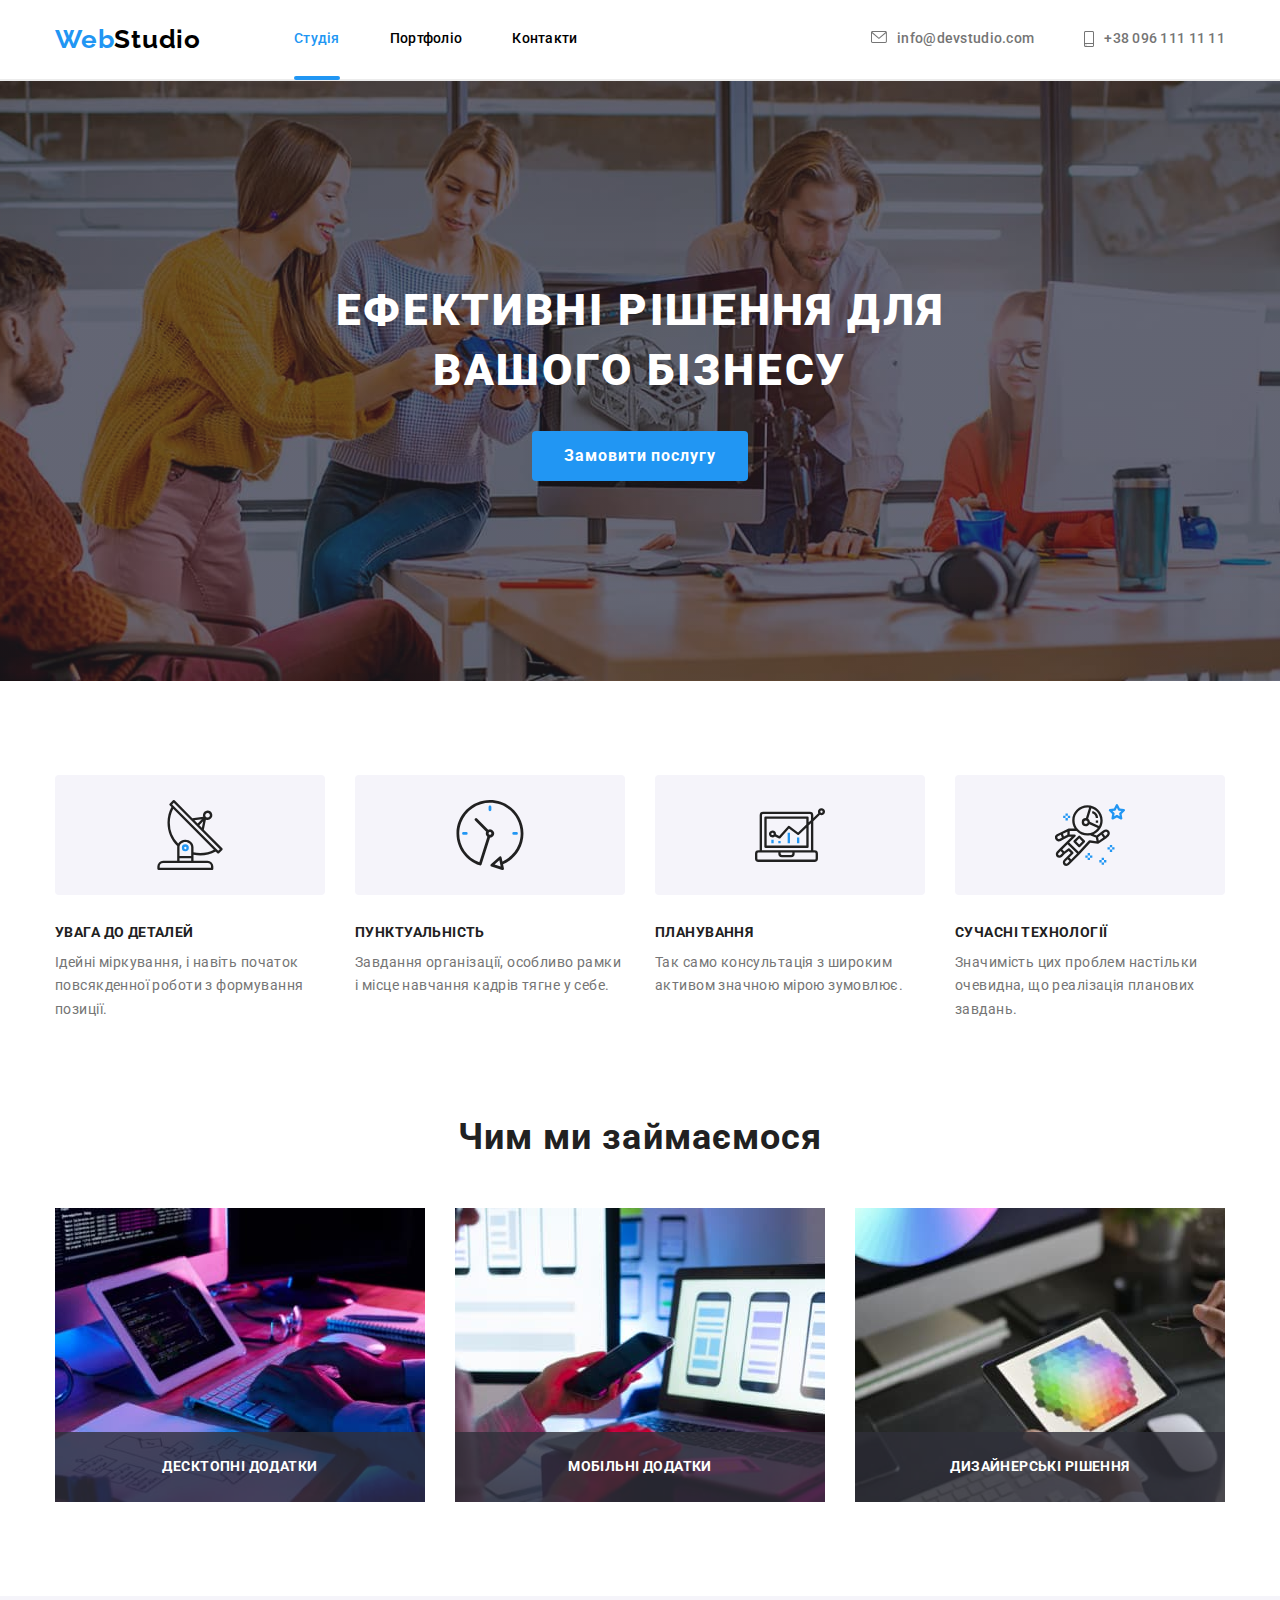
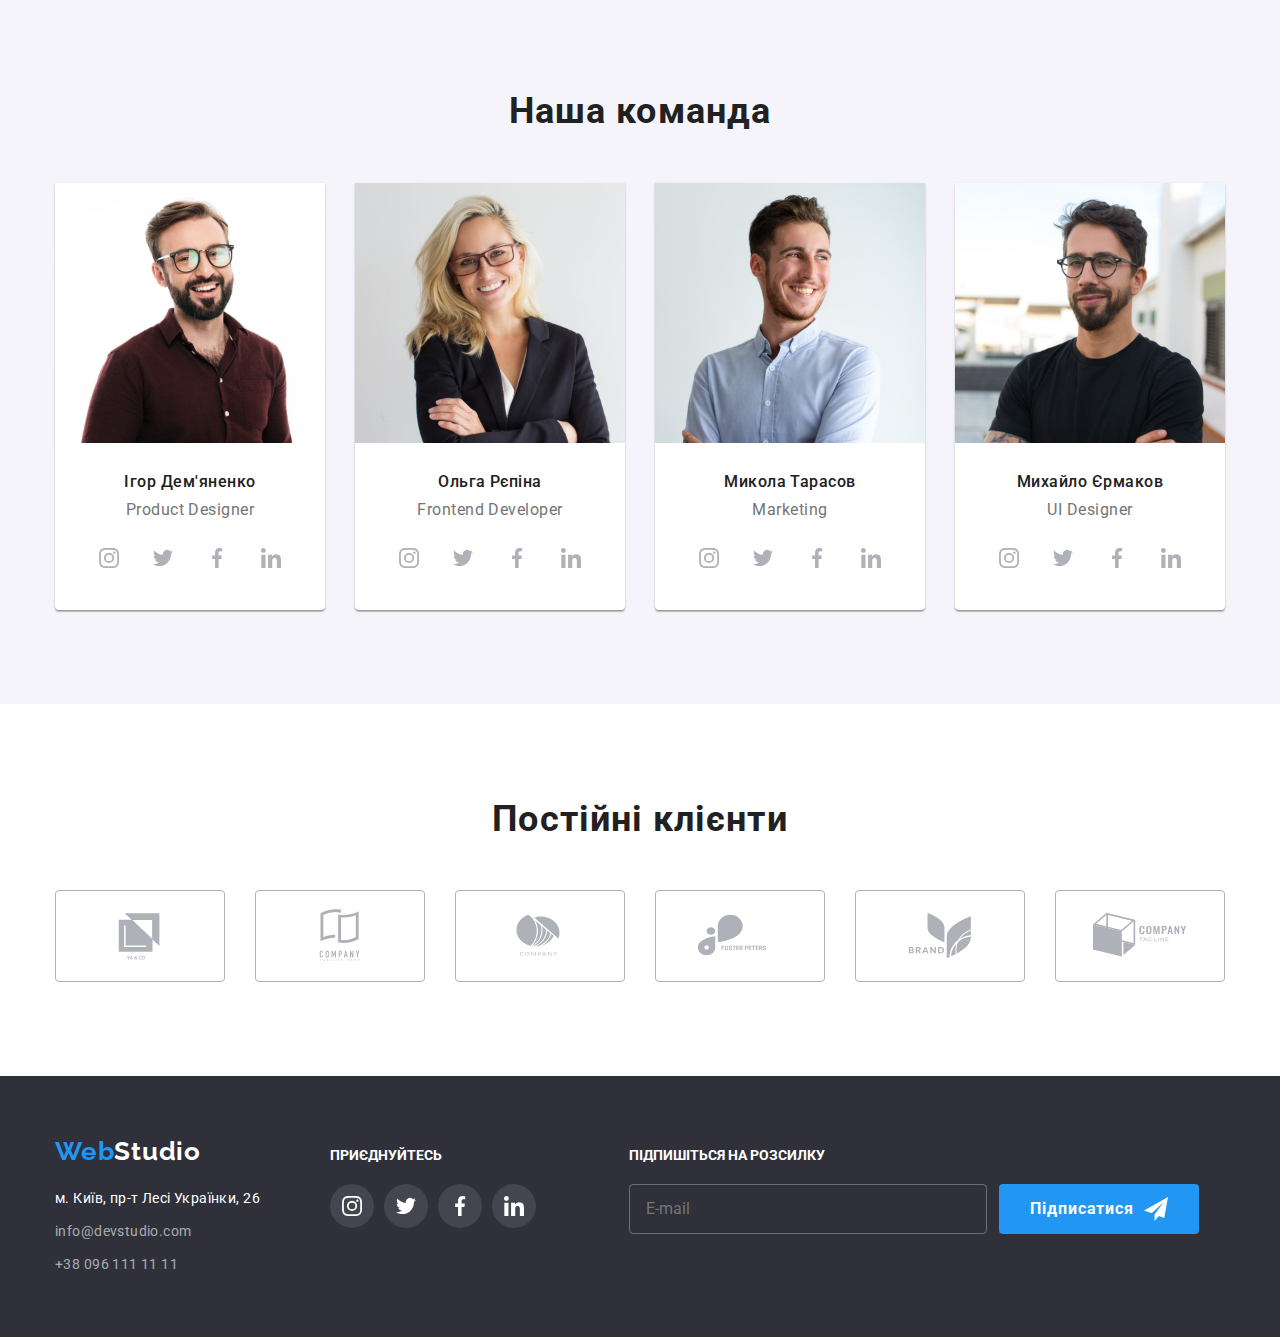
<file: index.html>
<!DOCTYPE html>
<html lang="uk">
  <head>
    <meta charset="UTF-8" />
    <meta http-equiv="X-UA-Compatible" content="IE=edge" />
    <meta name="viewport" content="width=device-width, initial-scale=1.0" />
    <title>WebStudio</title>
    <link
      rel="stylesheet"
      href="https://cdnjs.cloudflare.com/ajax/libs/modern-normalize/1.1.0/modern-normalize.min.css"
    />
    <link rel="stylesheet" href="./css/style.css" />
    <link rel="preconnect" href="https://fonts.googleapis.com" />
    <link rel="preconnect" href="https://fonts.gstatic.com" crossorigin />
    <link
      href="https://fonts.googleapis.com/css2?family=Raleway:wght@700;900&family=Roboto:wght@400;500;700;900&display=swap"
      rel="stylesheet"
    />
  </head>
  <body>
    <!--Шапка-->
    <header class="header">
      <div class="container container-header">
        <nav class="navigation">
          <a class="header-logo logo link" href="./index.html"
            ><span class="logo-blue">Web</span>Studio</a
          >
          <ul class="header-menu-list header-list list">
            <li class="header-item current-page">
              <a class="header-link link" href="./index.html">Студія</a>
            </li>
            <li class="header-item">
              <a class="header-link link" href="./portfolio.html">Портфоліо</a>
            </li>
            <li class="header-item">
              <a class="header-link link" href="#contacts">Контакти</a>
            </li>
          </ul>
        </nav>
        <ul class="header-contact-list header-list list">
          <li class="header-contact-item">
            <a
              class="header-contact-link header-link link"
              href="mailto:info@devstudio.com"
            >
              <svg class="icon-headder" width="16" height="12">
                <use href="./images/icons.svg#icon-headder-envelope"></use></svg
              >info@devstudio.com</a
            >
          </li>
          <li class="header-contact-item">
            <a
              class="header-contact-link header-link link"
              href="tel:+380961111111"
            >
              <svg class="icon-headder" width="10" height="16">
                <use
                  href="./images/icons.svg#icon-headder-smartphone"
                ></use></svg
              >+38 096 111 11 11</a
            >
          </li>
        </ul>
      </div>
    </header>
    <main>
      <!--Секція Основна-->
      <section class="section section-hero">
        <div class="container hero">
          <h1 class="hero-title">Ефективні рішення для вашого бізнесу</h1>
          <button class="hero-button button" data-modal-open type="button">
            Замовити послугу
          </button>
        </div>
      </section>
      <!--Секція Особливості-->
      <section class="section section-features">
        <div class="container features">
          <h2 class="features-title visually-hidden">Особливості</h2>
          <ul class="features-list list">
            <li class="features-item">
              <div class="features-icons">
                <svg
                  class="features-icon icon-features-antenna"
                  width="70"
                  height="70"
                >
                  <use href="./images/icons.svg#icon-features-antenna"></use>
                </svg>
              </div>
              <h3 class="features-item-title">УВАГА ДО ДЕТАЛЕЙ</h3>
              <p class="features-text">
                Ідейні міркування, і навіть початок повсякденної роботи з
                формування позиції.
              </p>
            </li>
            <li class="features-item">
              <div class="features-icons">
                <svg
                  class="features-icon icon-features-clock"
                  width="70"
                  height="70"
                >
                  <use href="./images/icons.svg#icon-features-clock"></use>
                </svg>
              </div>
              <h3 class="features-item-title">ПУНКТУАЛЬНІСТЬ</h3>
              <p class="features-text">
                Завдання організації, особливо рамки і місце навчання кадрів
                тягне у себе.
              </p>
            </li>
            <li class="features-item">
              <div class="features-icons">
                <svg
                  class="features-icon icon-features-diagram"
                  width="70"
                  height="70"
                >
                  <use href="./images/icons.svg#icon-features-diagram"></use>
                </svg>
              </div>
              <h3 class="features-item-title">ПЛАНУВАННЯ</h3>
              <p class="features-text">
                Так само консультація з широким активом значною мірою зумовлює.
              </p>
            </li>
            <li class="features-item">
              <div class="features-icons">
                <svg
                  class="features-icon icon-features-astronaut"
                  width="70"
                  height="70"
                >
                  <use href="./images/icons.svg#icon-features-astronaut"></use>
                </svg>
              </div>
              <h3 class="features-item-title">СУЧАСНІ ТЕХНОЛОГІЇ</h3>
              <p class="features-text">
                Значимість цих проблем настільки очевидна, що реалізація
                планових завдань.
              </p>
            </li>
          </ul>
        </div>
      </section>
      <!--Секція Роботи-->
      <section class="section section-works">
        <div class="container works">
          <h2 class="works-title">Чим ми займаємося</h2>
          <ul class="works-list list">
            <li class="works-item">
              <a class="works-link link" href="">
                <img
                  class="works-image"
                  src="./images/box1.jpg"
                  width="370"
                  alt="Десктопні додатки"
                />
                <p class="works-description">Десктопні додатки</p>
              </a>
            </li>
            <li class="works-item">
              <a class="works-link link" href="">
                <img
                  class="works-image"
                  src="./images/box2.jpg"
                  width="370"
                  alt="UI рішення"
                />
                <p class="works-description">Мобільні додатки</p>
              </a>
            </li>
            <li class="works-item">
              <a href="">
                <img
                  class="works-image"
                  src="./images/box3.jpg"
                  width="370"
                  alt="Дизайнерські послуги"
                />
                <p class="works-description">Дизайнерські рішення</p>
              </a>
            </li>
          </ul>
        </div>
      </section>
      <!--Секція Команда-->
      <section class="section section-team">
        <div class="container team">
          <h2 class="team-title">Наша команда</h2>
          <ul class="team-list list">
            <li class="team-item">
              <div class="team-card">
                <img
                  class="team-image"
                  src="./images/emp1.jpg"
                  width="270"
                  alt="Фото Ігоря Дем'яненко"
                />
                <div class="team-card-description">
                  <h3 class="team-name">Ігор Дем'яненко</h3>
                  <p class="team-position">Product Designer</p>
                  <ul class="soc-link-list list">
                    <li class="soc-link-item">
                      <a class="soc-link-icon-team" href="">
                        <svg class="soc-link-icon" width="20" height="20">
                          <use
                            href="./images/icons.svg#icon-instagram"
                          ></use></svg
                      ></a>
                    </li>
                    <li class="soc-link-item">
                      <a class="soc-link-icon-team" href="">
                        <svg class="soc-link-icon" width="20" height="20">
                          <use
                            href="./images/icons.svg#icon-twitter"
                          ></use></svg
                      ></a>
                    </li>
                    <li class="soc-link-item">
                      <a class="soc-link-icon-team" href="">
                        <svg class="soc-link-icon" width="20" height="20">
                          <use
                            href="./images/icons.svg#icon-facebook"
                          ></use></svg
                      ></a>
                    </li>
                    <li class="soc-link-item">
                      <a class="soc-link-icon-team" href="">
                        <svg class="soc-link-icon" width="20" height="20">
                          <use
                            href="./images/icons.svg#icon-linkedin"
                          ></use></svg
                      ></a>
                    </li>
                  </ul>
                </div>
              </div>
            </li>
            <li class="team-item">
              <div class="team-card">
                <img
                  class="team-image"
                  src="./images/emp2.jpg"
                  width="270"
                  alt="Фото Ольги Рєпіни"
                />
                <div class="team-card-description">
                  <h3 class="team-name">Ольга Рєпіна</h3>
                  <p class="team-position">Frontend Developer</p>
                  <ul class="soc-link-list list">
                    <li class="soc-link-item">
                      <a class="soc-link-icon-team" href="">
                        <svg class="soc-link-icon" width="20" height="20">
                          <use
                            href="./images/icons.svg#icon-instagram"
                          ></use></svg
                      ></a>
                    </li>
                    <li class="soc-link-item">
                      <a class="soc-link-icon-team" href="">
                        <svg class="soc-link-icon" width="20" height="20">
                          <use
                            href="./images/icons.svg#icon-twitter"
                          ></use></svg
                      ></a>
                    </li>
                    <li class="soc-link-item">
                      <a class="soc-link-icon-team" href="">
                        <svg class="soc-link-icon" width="20" height="20">
                          <use
                            href="./images/icons.svg#icon-facebook"
                          ></use></svg
                      ></a>
                    </li>
                    <li class="soc-link-item">
                      <a class="soc-link-icon-team" href="">
                        <svg class="soc-link-icon" width="20" height="20">
                          <use
                            href="./images/icons.svg#icon-linkedin"
                          ></use></svg
                      ></a>
                    </li>
                  </ul>
                </div>
              </div>
            </li>
            <li class="team-item">
              <div class="team-card">
                <img
                  class="team-image"
                  src="./images/emp3.jpg"
                  width="270"
                  alt="Фото Миколи Тарасова"
                />
                <div class="team-card-description">
                  <h3 class="team-name">Микола Тарасов</h3>
                  <p class="team-position">Marketing</p>
                  <ul class="soc-link-list list">
                    <li class="soc-link-item">
                      <a class="soc-link-icon-team" href="">
                        <svg class="soc-link-icon" width="20" height="20">
                          <use
                            href="./images/icons.svg#icon-instagram"
                          ></use></svg
                      ></a>
                    </li>
                    <li class="soc-link-item">
                      <a class="soc-link-icon-team" href="">
                        <svg class="soc-link-icon" width="20" height="20">
                          <use
                            href="./images/icons.svg#icon-twitter"
                          ></use></svg
                      ></a>
                    </li>
                    <li class="soc-link-item">
                      <a class="soc-link-icon-team" href="">
                        <svg class="soc-link-icon" width="20" height="20">
                          <use
                            href="./images/icons.svg#icon-facebook"
                          ></use></svg
                      ></a>
                    </li>
                    <li class="soc-link-item">
                      <a class="soc-link-icon-team" href="">
                        <svg class="soc-link-icon" width="20" height="20">
                          <use
                            href="./images/icons.svg#icon-linkedin"
                          ></use></svg
                      ></a>
                    </li>
                  </ul>
                </div>
              </div>
            </li>
            <li class="team-item">
              <div class="team-card">
                <img
                  class="team-image"
                  src="./images/emp4.jpg"
                  width="270"
                  alt="Фото Михайла Єрмакова"
                />
                <div class="team-card-description">
                  <h3 class="team-name">Михайло Єрмаков</h3>
                  <p class="team-position">UI Designer</p>
                  <ul class="soc-link-list list">
                    <li class="soc-link-item">
                      <a class="soc-link-icon-team" href="">
                        <svg class="soc-link-icon" width="20" height="20">
                          <use
                            href="./images/icons.svg#icon-instagram"
                          ></use></svg
                      ></a>
                    </li>
                    <li class="soc-link-item">
                      <a class="soc-link-icon-team" href="">
                        <svg class="soc-link-icon" width="20" height="20">
                          <use
                            href="./images/icons.svg#icon-twitter"
                          ></use></svg
                      ></a>
                    </li>
                    <li class="soc-link-item">
                      <a class="soc-link-icon-team" href="">
                        <svg class="soc-link-icon" width="20" height="20">
                          <use
                            href="./images/icons.svg#icon-facebook"
                          ></use></svg
                      ></a>
                    </li>
                    <li class="soc-link-item">
                      <a class="soc-link-icon-team" href="">
                        <svg class="soc-link-icon" width="20" height="20">
                          <use
                            href="./images/icons.svg#icon-linkedin"
                          ></use></svg
                      ></a>
                    </li>
                  </ul>
                </div>
              </div>
            </li>
          </ul>
        </div>
      </section>
      <!-- Секція Клієнти -->
      <section class="section-clients section">
        <div class="clients container">
          <h2 class="clients-title">Постійні клієнти</h2>
          <ul class="clients-list list">
            <li class="clients-item">
              <a class="clients-icons" href="">
                <svg class="clients-icon" width="106" height="60">
                  <use href="./images/icons.svg#icon-clients-logo-1"></use></svg
              ></a>
            </li>
            <li class="clients-item">
              <a class="clients-icons" href="">
                <svg class="clients-icon" width="106" height="60">
                  <use href="./images/icons.svg#icon-clients-logo-2"></use></svg
              ></a>
            </li>

            <li class="clients-item">
              <a class="clients-icons" href="">
                <svg class="clients-icon" width="106" height="60">
                  <use href="./images/icons.svg#icon-clients-logo-3"></use></svg
              ></a>
            </li>

            <li class="clients-item">
              <a class="clients-icons" href="">
                <svg class="clients-icon" width="106" height="60">
                  <use href="./images/icons.svg#icon-clients-logo-4"></use></svg
              ></a>
            </li>

            <li class="clients-item">
              <a class="clients-icons" href="">
                <svg class="clients-icon" width="106" height="60">
                  <use href="./images/icons.svg#icon-clients-logo-5"></use></svg
              ></a>
            </li>

            <li class="clients-item">
              <a class="clients-icons" href="">
                <svg class="clients-icon" width="106" height="60">
                  <use href="./images/icons.svg#icon-clients-logo-6"></use></svg
              ></a>
            </li>
          </ul>
        </div>
      </section>
    </main>
    <footer class="footer">
      <div class="container container-footer">
        <div class="footer-main">
          <a class="footer-logo logo footer-link link" href="./index.html"
            ><span class="logo-blue">Web</span>Studio</a
          >
          <address id="contacts" class="address">
            <ul class="address-list list">
              <li class="address-item">
                <a
                  class="address-link-map address-link link"
                  href="https://goo.gl/maps/xQQ1BnmMgebPrQSEA"
                  target="_blank"
                  rel="noopenner norefferrer nofollow"
                  >м. Київ, пр-т Лесі Українки, 26</a
                >
              </li>
              <li class="address-item">
                <a
                  class="address-contact-link address-link link"
                  href="mailto:info@devstudio.com"
                  >info@devstudio.com</a
                >
              </li>
              <li class="address-item">
                <a
                  class="address-contact-link address-link link"
                  href="tel:+380961111111"
                  >+38 096 111 11 11</a
                >
              </li>
            </ul>
          </address>
        </div>
        <div class="footer-soc-links">
          <h2 class="footer-title-soc-links">приєднуйтесь</h2>
          <ul class="footer-soc-list list">
            <li class="footer-soc-links-item">
              <a class="soc-link-icon-footer" href="">
                <svg class="soc-link-icon" width="20" height="20">
                  <use href="./images/icons.svg#icon-instagram"></use></svg
              ></a>
            </li>
            <li class="footer-soc-links-item">
              <a class="soc-link-icon-footer" href="">
                <svg class="soc-link-icon" width="20" height="20">
                  <use href="./images/icons.svg#icon-twitter"></use></svg
              ></a>
            </li>
            <li class="footer-soc-links-item">
              <a class="soc-link-icon-footer" href="">
                <svg class="soc-link-icon" width="20" height="20">
                  <use href="./images/icons.svg#icon-facebook"></use></svg
              ></a>
            </li>
            <li class="footer-soc-links-item">
              <a class="soc-link-icon-footer" href="">
                <svg class="soc-link-icon" width="20" height="20">
                  <use href="./images/icons.svg#icon-linkedin"></use></svg
              ></a>
            </li>
          </ul>
        </div>
        <div class="sign-up">
          <h2 class="footer-title-sign-up">Підпишіться на розсилку</h2>
          <form class="footer-sign-up-form">
            <label class="footer-sign-up-label">
              <input
                class="footer-sign-up-input"
                type="email"
                name="email"
                placeholder="E-mail"
              />
            </label>
            <button class="footer-sign-up-btn button" type="submit">
              Підписатися
              <svg class="footer-btn-icon" width="24" height="24">
                <use href="./images/icons.svg#icon-footer-icon-send"></use>
              </svg>
            </button>
          </form>
        </div>
      </div>
    </footer>
    <div class="backdrop is-hidden" data-modal>
      <div class="modal">
        <button type="button" class="btn-close button" data-modal-close>
          <svg class="icon-close-modal" width="18" height="18">
            <use href="./images/icons.svg#icon-close-modal"></use>
          </svg>
        </button>
        <h2 class="modal-title title">
          Залиште свої дані, ми вам передзвонимо
        </h2>
        <form class="modal-form">
          <ul class="modal-list list">
            <li class="modal-item">
              <label class="modal-label">
                <span class="modal-label-name">Ім'я</span>
                <span class="modal-box"
                  ><input
                    class="modal-input modal-input-contact"
                    type="text"
                    name="name" />
                  <svg class="modal-icon" width="18" height="18">
                    <use href="./images/icons.svg#icon-modal-person"></use></svg
                ></span>
              </label>
            </li>
            <li class="modal-item">
              <label class="modal-label">
                <span class="modal-label-name">Телефон</span>
                <span class="modal-box"
                  ><input
                    class="modal-input modal-input-contact"
                    type="tel"
                    name="phone" />
                  <svg class="modal-icon" width="18" height="18">
                    <use href="./images/icons.svg#icon-modal-phone"></use></svg
                ></span>
              </label>
            </li>
            <li class="modal-item">
              <label class="modal-label">
                <span class="modal-label-name">Пошта</span>
                <span class="modal-box"
                  ><input
                    class="modal-input modal-input-contact"
                    type="email"
                    name="mail" />
                  <svg class="modal-icon" width="18" height="18">
                    <use href="./images/icons.svg#icon-modal-email"></use></svg
                ></span>
              </label>
            </li>
            <li class="modal-item">
              <label class="modal-label">
                <span class="modal-label-name">Коментар</span>
                <textarea
                  class="modal-input modal-input-comment"
                  name="comment"
                  placeholder="Введіть текст"
                ></textarea>
              </label>
            </li>
          </ul>
          <label class="modal-checkbox-label">
            <input class="modal-checkbox-input" type="checkbox" name="policy" />
            <svg class="icon-modal-icon-check" width="16" height="15">
              <use href="./images/icons.svg#icon-modal-icon-check"></use>
            </svg>
            <span>Погоджуюся з розсилкою та приймаю</span>
            <a class="agreement" href="">Умови договору</a>
          </label>
          <button class="modal-button button" type="submit">Відправити</button>
        </form>
      </div>
    </div>
    <script src="./js/modal.js"></script>
  </body>
</html>
</file>
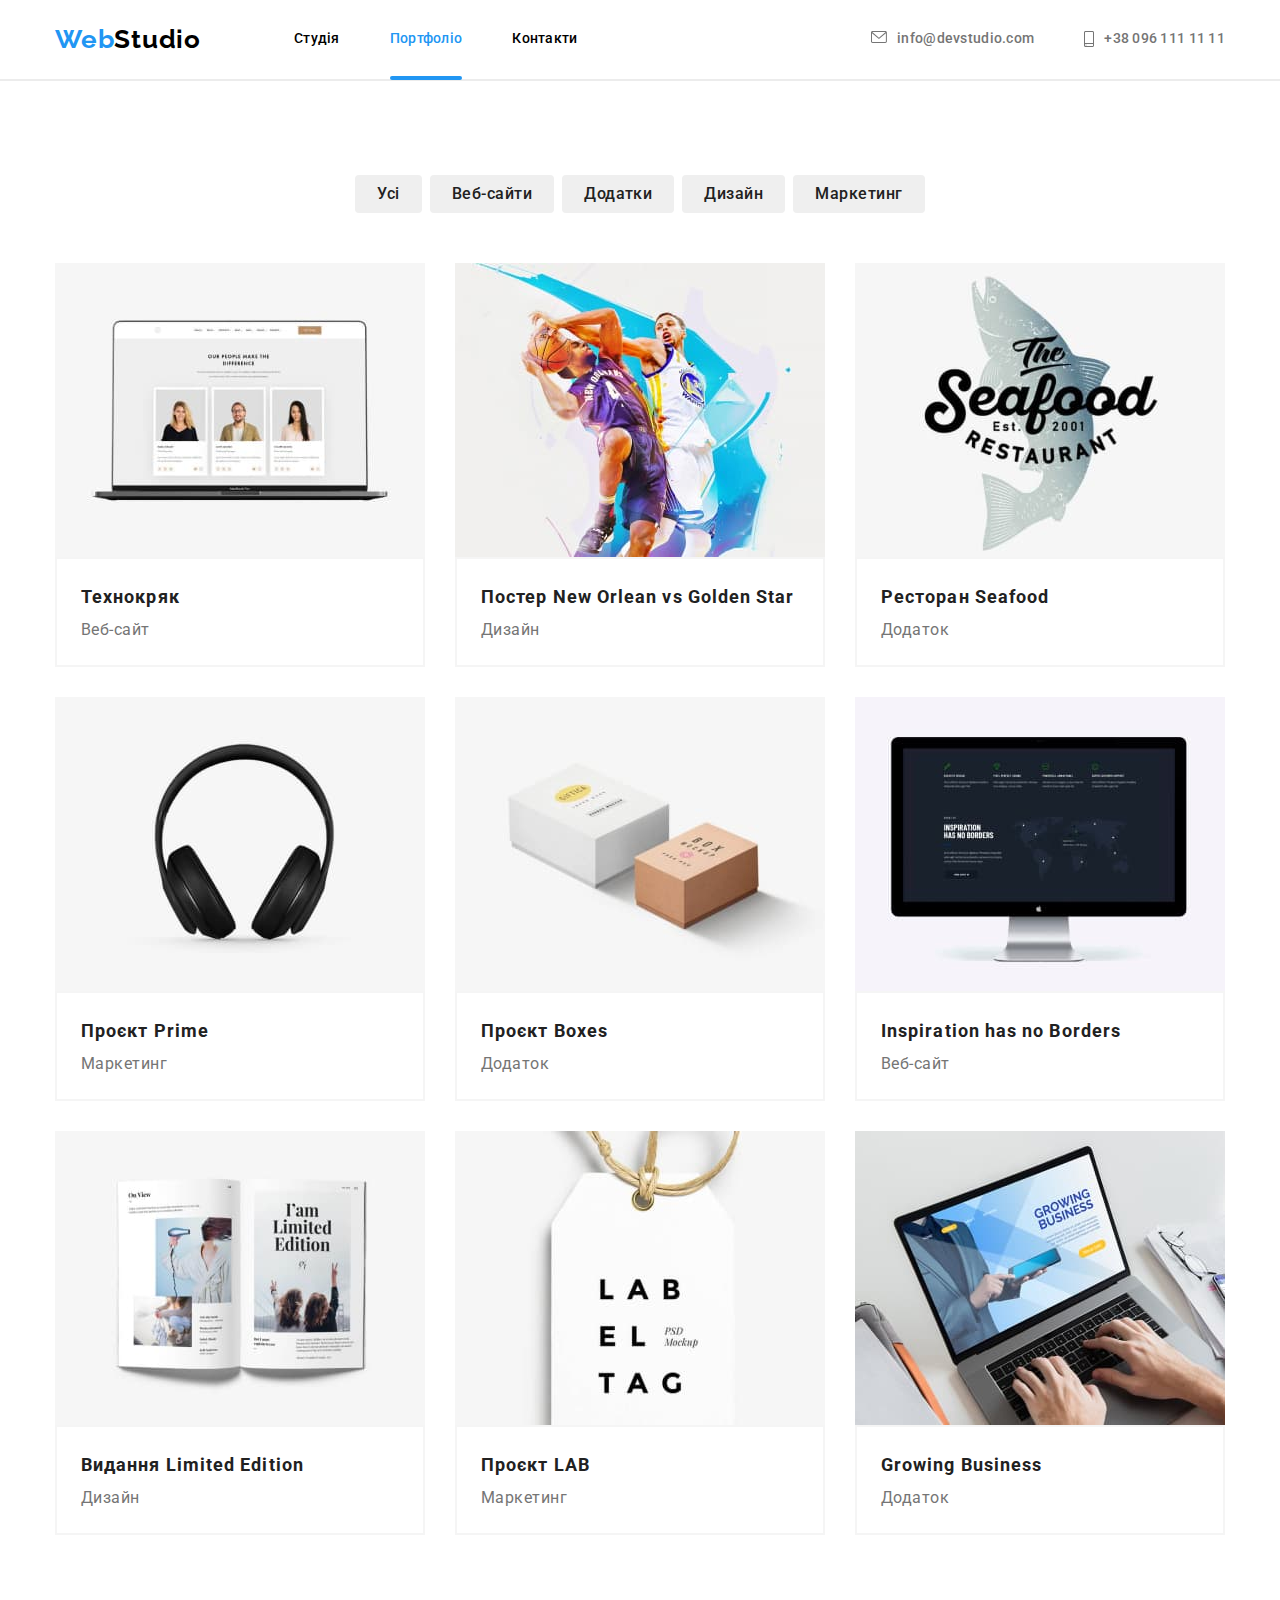
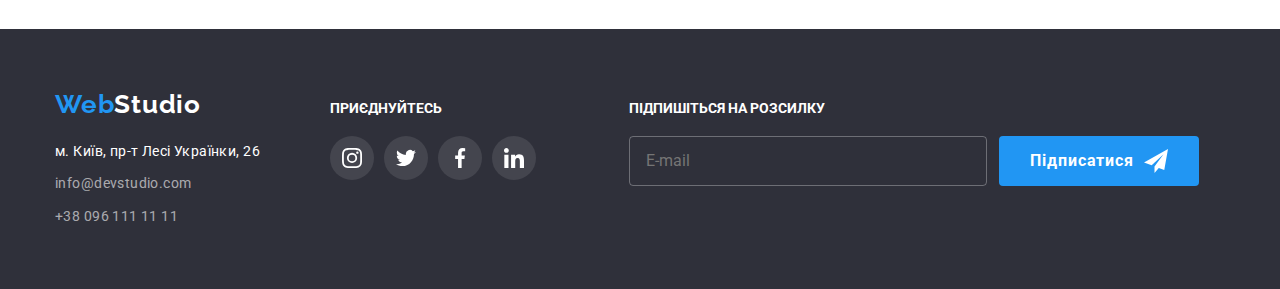
<file: portfolio.html>
<!DOCTYPE html>
<html lang="uk">
  <head>
    <meta charset="UTF-8" />
    <meta http-equiv="X-UA-Compatible" content="IE=edge" />
    <meta name="viewport" content="width=device-width, initial-scale=1.0" />
    <title>Portfolio</title>
    <link
      rel="stylesheet"
      href="https://cdnjs.cloudflare.com/ajax/libs/modern-normalize/1.1.0/modern-normalize.min.css"
    />
    <link rel="stylesheet" href="./css/style.css" />
    <link rel="preconnect" href="https://fonts.googleapis.com" />
    <link rel="preconnect" href="https://fonts.gstatic.com" crossorigin />
    <link
      href="https://fonts.googleapis.com/css2?family=Raleway:wght@700;900&family=Roboto:wght@400;500;700;900&display=swap"
      rel="stylesheet"
    />
  </head>
  <body>
    <!--Шапка-->
    <header class="header">
      <div class="container container-header">
        <nav class="navigation">
          <a class="header-logo logo link" href="./index.html"
            ><span class="logo-blue">Web</span>Studio</a
          >
          <ul class="header-menu-list header-list list">
            <li class="header-item">
              <a class="header-link link" href="./index.html">Студія</a>
            </li>
            <li class="header-item current-page">
              <a class="header-link link" href="./portfolio.html">Портфоліо</a>
            </li>
            <li class="header-item">
              <a class="header-link link" href="#contacts">Контакти</a>
            </li>
          </ul>
        </nav>
        <ul class="header-contact-list header-list list">
          <li class="header-contact-item">
            <a
              class="header-contact-link header-link link"
              href="mailto:info@devstudio.com"
            >
              <svg class="icon-headder" width="16" height="12">
                <use href="./images/icons.svg#icon-headder-envelope"></use></svg
              >info@devstudio.com</a
            >
          </li>
          <li class="header-contact-item">
            <a
              class="header-contact-link header-link link"
              href="tel:+380961111111"
            >
              <svg class="icon-headder" width="10" height="16">
                <use
                  href="./images/icons.svg#icon-headder-smartphone"
                ></use></svg
              >+38 096 111 11 11</a
            >
          </li>
        </ul>
      </div>
    </header>
    <main>
      <section class="section section-portfolio">
        <div class="container portfolio">
          <h1 class="visually-hidden">Portfolio</h1>
          <div class="filter-menu">
            <ul class="filter-list list">
              <li class="filter-item">
                <button class="filter-button button" type="button">Усі</button>
              </li>
              <li class="filter-item">
                <button class="filter-button button" type="button">
                  Веб-сайти
                </button>
              </li>
              <li class="filter-item">
                <button class="filter-button button" type="button">
                  Додатки
                </button>
              </li>
              <li class="filter-item">
                <button class="filter-button button" type="button">
                  Дизайн
                </button>
              </li>
              <li class="filter-item">
                <button class="filter-button button" type="button">
                  Маркетинг
                </button>
              </li>
            </ul>
          </div>
          <div class="projects">
            <ul class="projects-list list">
              <li class="projects-item">
                <div class="project-card">
                  <div class="projects-image">
                    <img
                      src="./images/project1.jpg"
                      width="370"
                      height="294"
                      alt="photo project 1"
                    />
                    <p class="project-text-hover">
                      Ресурс пропонує комплексні пропозиції з різним рівнем
                      функціоналу та сервісів. Все це дозволить відвідувачу
                      отримати вичерпні відомості про компанію чи приватну
                      особу.
                    </p>
                  </div>
                  <div class="projects-description">
                    <h2 class="projects-name">Технокряк</h2>
                    <p class="projects-text">Веб-сайт</p>
                  </div>
                </div>
              </li>
              <li class="projects-item">
                <div class="project-card">
                  <div class="projects-image">
                    <img
                      src="./images/project2.jpg"
                      width="370"
                      height="294"
                      alt="photo project 2"
                    />
                    <p class="project-text-hover">
                      Ресурс пропонує комплексні пропозиції з різним рівнем
                      функціоналу та сервісів. Все це дозволить відвідувачу
                      отримати вичерпні відомості про компанію чи приватну
                      особу.
                    </p>
                  </div>
                  <div class="projects-description">
                    <h2 class="projects-name">
                      Постер New Orlean vs Golden Star
                    </h2>
                    <p class="projects-text">Дизайн</p>
                  </div>
                </div>
              </li>
              <li class="projects-item">
                <div class="project-card">
                  <div class="projects-image">
                    <img
                      src="./images/project3.jpg"
                      width="370"
                      height="294"
                      alt="photo project 3"
                    />
                    <p class="project-text-hover">
                      Ресурс пропонує комплексні пропозиції з різним рівнем
                      функціоналу та сервісів. Все це дозволить відвідувачу
                      отримати вичерпні відомості про компанію чи приватну
                      особу.
                    </p>
                  </div>
                  <div class="projects-description">
                    <h2 class="projects-name">Ресторан Seafood</h2>
                    <p class="projects-text">Додаток</p>
                  </div>
                </div>
              </li>
              <li class="projects-item">
                <div class="project-card">
                  <div class="projects-image">
                    <img
                      src="./images/project4.jpg"
                      width="370"
                      height="294"
                      alt="photo project 4"
                    />
                    <p class="project-text-hover">
                      Ресурс пропонує комплексні пропозиції з різним рівнем
                      функціоналу та сервісів. Все це дозволить відвідувачу
                      отримати вичерпні відомості про компанію чи приватну
                      особу.
                    </p>
                  </div>
                  <div class="projects-description">
                    <h2 class="projects-name">Проєкт Prime</h2>
                    <p class="projects-text">Маркетинг</p>
                  </div>
                </div>
              </li>
              <li class="projects-item">
                <div class="project-card">
                  <div class="projects-image">
                    <img
                      src="./images/project5.jpg"
                      width="370"
                      height="294"
                      alt="photo project 5"
                    />
                    <p class="project-text-hover">
                      Ресурс пропонує комплексні пропозиції з різним рівнем
                      функціоналу та сервісів. Все це дозволить відвідувачу
                      отримати вичерпні відомості про компанію чи приватну
                      особу.
                    </p>
                  </div>
                  <div class="projects-description">
                    <h2 class="projects-name">Проєкт Boxes</h2>
                    <p class="projects-text">Додаток</p>
                  </div>
                </div>
              </li>
              <li class="projects-item">
                <div class="project-card">
                  <div class="projects-image">
                    <img
                      src="./images/project6.jpg"
                      width="370"
                      height="294"
                      alt="photo project 6"
                    />
                    <p class="project-text-hover">
                      Ресурс пропонує комплексні пропозиції з різним рівнем
                      функціоналу та сервісів. Все це дозволить відвідувачу
                      отримати вичерпні відомості про компанію чи приватну
                      особу.
                    </p>
                  </div>
                  <div class="projects-description">
                    <h2 class="projects-name">Inspiration has no Borders</h2>
                    <p class="projects-text">Веб-сайт</p>
                  </div>
                </div>
              </li>
              <li class="projects-item">
                <div class="project-card">
                  <div class="projects-image">
                    <img
                      src="./images/project7.jpg"
                      width="370"
                      height="294"
                      alt="photo project 7"
                    />
                    <p class="project-text-hover">
                      Ресурс пропонує комплексні пропозиції з різним рівнем
                      функціоналу та сервісів. Все це дозволить відвідувачу
                      отримати вичерпні відомості про компанію чи приватну
                      особу.
                    </p>
                  </div>
                  <div class="projects-description">
                    <h2 class="projects-name">Видання Limited Edition</h2>
                    <p class="projects-text">Дизайн</p>
                  </div>
                </div>
              </li>
              <li class="projects-item">
                <div class="project-card">
                  <div class="projects-image">
                    <img
                      src="./images/project8.jpg"
                      width="370"
                      height="294"
                      alt="photo project 8"
                    />
                    <p class="project-text-hover">
                      Ресурс пропонує комплексні пропозиції з різним рівнем
                      функціоналу та сервісів. Все це дозволить відвідувачу
                      отримати вичерпні відомості про компанію чи приватну
                      особу.
                    </p>
                  </div>
                  <div class="projects-description">
                    <h2 class="projects-name">Проєкт LAB</h2>
                    <p class="projects-text">Маркетинг</p>
                  </div>
                </div>
              </li>
              <li class="projects-item">
                <div class="project-card">
                  <div class="projects-image">
                    <img
                      src="./images/project9.jpg"
                      width="370"
                      height="294"
                      alt="photo project 9"
                    />
                    <p class="project-text-hover">
                      Ресурс пропонує комплексні пропозиції з різним рівнем
                      функціоналу та сервісів. Все це дозволить відвідувачу
                      отримати вичерпні відомості про компанію чи приватну
                      особу.
                    </p>
                  </div>
                  <div class="projects-description">
                    <h2 class="projects-name">Growing Business</h2>
                    <p class="projects-text">Додаток</p>
                  </div>
                </div>
              </li>
            </ul>
          </div>
        </div>
      </section>
    </main>
    <footer class="footer">
      <div class="container container-footer">
        <div class="footer-main">
          <a class="footer-logo logo footer-link link" href="./index.html"
            ><span class="logo-blue">Web</span>Studio</a
          >
          <address id="contacts" class="address">
            <ul class="address-list list">
              <li class="address-item">
                <a
                  class="address-link-map address-link link"
                  href="https://goo.gl/maps/xQQ1BnmMgebPrQSEA"
                  target="_blank"
                  rel="noopenner norefferrer nofollow"
                  >м. Київ, пр-т Лесі Українки, 26</a
                >
              </li>
              <li class="address-item">
                <a
                  class="address-contact-link address-link link"
                  href="mailto:info@devstudio.com"
                  >info@devstudio.com</a
                >
              </li>
              <li class="address-item">
                <a
                  class="address-contact-link address-link link"
                  href="tel:+380961111111"
                  >+38 096 111 11 11</a
                >
              </li>
            </ul>
          </address>
        </div>
        <div class="footer-soc-links">
          <h2 class="footer-title-soc-links">приєднуйтесь</h2>
          <ul class="footer-soc-list list">
            <li class="footer-soc-links-item">
              <a class="soc-link-icon-footer" href="">
                <svg class="soc-link-icon" width="20" height="20">
                  <use href="./images/icons.svg#icon-instagram"></use></svg
              ></a>
            </li>
            <li class="footer-soc-links-item">
              <a class="soc-link-icon-footer" href="">
                <svg class="soc-link-icon" width="20" height="20">
                  <use href="./images/icons.svg#icon-twitter"></use></svg
              ></a>
            </li>
            <li class="footer-soc-links-item">
              <a class="soc-link-icon-footer" href="">
                <svg class="soc-link-icon" width="20" height="20">
                  <use href="./images/icons.svg#icon-facebook"></use></svg
              ></a>
            </li>
            <li class="footer-soc-links-item">
              <a class="soc-link-icon-footer" href="">
                <svg class="soc-link-icon" width="20" height="20">
                  <use href="./images/icons.svg#icon-linkedin"></use></svg
              ></a>
            </li>
          </ul>
        </div>
        <div class="sign-up">
          <h2 class="footer-title-sign-up">Підпишіться на розсилку</h2>
          <form class="footer-sign-up-form">
            <label class="footer-sign-up-label">
              <input
                class="footer-sign-up-input"
                type="email"
                name="email"
                placeholder="E-mail"
              />
            </label>
            <button class="footer-sign-up-btn button" type="submit">
              Підписатися
              <svg class="footer-btn-icon" width="24" height="24">
                <use href="./images/icons.svg#icon-footer-icon-send"></use>
              </svg>
            </button>
          </form>
        </div>
      </div>
    </footer>
  </body>
</html>
</file>
<file: css/style.css>
body {
    font-family: 'Roboto',
    sans-serif;
    color:#2F303A
}

img {
display: block;
}

.list {
    text-decoration: none; 
    list-style: none;
}
.link {
    text-decoration: none;
    color: #000000;
}

.button {
    font-family: inherit;
    cursor: pointer;
}

:root {
    --brand-color:#2196F3;
    --dark-brand-color:#212121;
    --white-brand-color:#FFFFFF;
    --text-color:#757575;
    --border-color:#F5F5F5;
    --icons-grey-color:#AFB1B8;
    --cubic: cubic-bezier(0.4, 0, 0.2, 1);
    --period: 250ms;
}

.container {
    width: 1200px;
    padding-left: 15px;
    padding-right: 15px;
    margin: 0 auto;
    
}

.section {
    padding-top: 94px;
    padding-bottom: 94px;
}

p, h1, h2, h3, h4, h5, h6 {
    margin-top: 0;
    margin-bottom: 0;
}

ul, ol {
    margin: 0;
    padding-left: 0;
}
/* LOGO */
.logo {
    font-family: 'Raleway';
    font-weight: 700;
    font-size: 26px;
    line-height: 1.19;
    letter-spacing: 0.03em;
    display: flex;    
}

.logo-blue {
    color: var(--brand-color);
}

.header-logo {
    color: #000000;
    margin-right: 93px;
}

.footer-logo {
    color: var(--white-brand-color);
    margin-bottom: 20px;
    display: block;

}

/* HEADER */
.header {
    padding-top: 24px;
    padding-bottom: 24px;
    border-bottom: solid 2px #ECECEC;
}
.container-header {
    display: flex;
    align-items: center;
    }

.navigation {
    display: flex;
    align-items: center;
}

.header-list, .header-contact-link {
    font-weight: 500;
    font-size: 14px;
    line-height: 1.14;
    letter-spacing: 0.02em;
    display: flex;
}

.header-menu-list {
    color: var(--dark-brand-color);
    display: flex;
    gap: 50px;
    
}

.header-item {
    position: relative;
}

.current-page .header-link {
    color: var(--brand-color);
}

.current-page .header-link::after {
    content: '';
    position: absolute;
    left: 0;
    bottom: -33px;
    width: 100%;
    height: 4px;
    border-radius: 2px;

    background-color: var(--brand-color);
} 


.header-contact-list {
    display: flex;
    margin-left: auto;
    gap: 50px;  
}

.icon-headder {
    display: inline-block;
    margin-right: 10px;
    fill: currentColor;
    }


.header-contact-link {
    color: var(--text-color);
}

.header-link {
    transition-timing-function: var(--cubic);
    transition-duration: var(--period);
}

.header-link:hover,
.header-link:focus {
    color: var(--brand-color);

}

/* HERO */

.section-hero {
    padding-top: 200px;
    padding-bottom: 200px;
    background-color: #C4C4C4;
    background-image: linear-gradient(rgba(47, 48, 58, 0.4), rgba(47, 48, 58, 0.4)), url(../images/hero.jpg);
    background-repeat: no-repeat;
    background-position: center;
    background-size: cover;
}

.hero-title {
    display: block;
    font-weight: 900;
    font-size: 44px;
    line-height: 1.36;
    text-align: center;
    letter-spacing: 0.06em;
    text-transform: uppercase;
    color: var(--white-brand-color);
    max-width: 696px;
    margin-bottom: 30px;
    margin-left: auto;
    margin-right: auto;
    }

.hero-button {
    font-weight: 700;
    font-size: 16px;
    line-height: 1.87;
    align-items: center;
    text-align: center;
    letter-spacing: 0.06em;
    color: var(--white-brand-color);
    background-color: var(--brand-color);
    display: block;
    margin: 0 auto;
    border-color: transparent;
    border-radius: 4px;
    min-width: 216px;
    min-height: 50px;
    }

/* FEATURES */

.features-list {
    display: flex;
    width: calc(100%-30px*3)/4;
    gap: 30px;
}

.features-icons {
    display: flex;
    width: 270px;
    height: 120px;
    background-color: #F5F4FA;
    align-items: center;
    justify-content: center;
    border-radius: 4px;
    margin-bottom: 30px;
}

.features-item-title {
    font-weight: 700;
    font-size: 14px;
    line-height: 1.14;
    letter-spacing: 0.03em;
    text-transform: uppercase;
    color: var(--dark-brand-color);
    margin-bottom: 10px;
}

.features-text {
    font-size: 14px;
    line-height: 1.71;
    letter-spacing: 0.03em;
    color: var(--text-color);
}

/* WORKS */

.section-works {
    padding-top: 0;
}
.works-title {
    font-weight: 700;
    font-size: 36px;
    line-height: 1.17;
    text-align: center;
    letter-spacing: 0.03em;
    color: var(--dark-brand-color);
    margin-bottom: 50px;
}

.works-list {
    display: flex;
    gap: 30px;
    
}

.works-item {
    position: relative;
}

.works-description {
    font-weight: 700;
    font-size: 14px;
    line-height: 1.14;
    letter-spacing: 0.03em;
    text-transform: uppercase;
    color: var(--white-brand-color);

    padding-top: 27px;
    padding-bottom: 27px;
    text-align: center;

    position: absolute;
    width: 100%;
    height: 70px;
    bottom: 0;

    background-color: rgba(47, 48, 58, 0.8);
}


/* TEAM */

.section-team {
    background: #F5F4FA;
}

.team-title,
.clients-title {
    font-weight: 700;
    font-size: 36px;
    line-height: 1.17;
    text-align: center;
    letter-spacing: 0.03em;
    color: var(--dark-brand-color);
    margin-bottom: 50px;
}

.team-list {
    display: flex;
    gap: 30px;
}

.team-card {
    box-shadow: 0px 1px 3px rgba(0, 0, 0, 0.12), 0px 1px 1px rgba(0, 0, 0, 0.14), 0px 2px 1px rgba(0, 0, 0, 0.2);
    border-radius: 0px 0px 4px 4px;
    background: #FFFFFF;
}

.team-card-description {
    padding-top: 30px;
    padding-bottom: 30px;
}
.team-name {
    font-weight: 500;
    font-size: 16px;
    line-height: 1.18;
    text-align: center;
    letter-spacing: 0.03em;
    color: var(--dark-brand-color);
    margin-bottom: 10px;
}

.team-position {
    margin-bottom: 16px;
}

.team-item {
    font-size: 16px;
    line-height: 1.18;
    text-align: center;
    letter-spacing: 0.03em;
    color: var(--text-color);
    width: calc((100% - 90px) / 4);
}

.soc-link-list {
    display: flex;
    justify-content: center;
    gap: 10px;
    

}

.soc-link-icon-team {
    width: 44px;
    height: 44px;
    border-radius: 50%;
    display: inline-block;
    display: flex;
    justify-content: center;
    align-items: center;
    fill: var(--icons-grey-color);

    transition-timing-function: var(--cubic);
    transition-duration: var(--period);
}

.soc-link-icon-team:hover,
.soc-link-icon-team:focus {
    background-color: var(--brand-color);
    fill: #FFFFFF
}


/* CLIENTS */

.clients-list {
    display: flex;
    align-items: center;
    justify-content: center;
    justify-content: space-between;
}

.clients-icons {
    width: 170px;
    height: 92px;
    border: solid 1px var(--icons-grey-color);
    border-radius: 4px;
    display: flex;
    align-items: center;
    justify-content: center;
    fill: var(--icons-grey-color);

    transition-timing-function: var(--cubic);
    transition-duration: var(--period);
    }

.clients-icons:hover,
.clients-icons:focus {
    fill: var(--brand-color);
    border-color: var(--brand-color);
    }


/* PORTFOLIO */


.filter-list {
    display: flex;
    justify-content: center;
    gap: 8px;
}

.visually-hidden {
    position: absolute;
    width: 1px;
    height: 1px;
    margin: -1px;
    border: 0;
    padding: 0;

    white-space: nowrap;
    clip-path: inset(100%);
    clip: rect(0 0 0 0);
    overflow: hidden;
}

.filter-button {
    font-weight: 500;
    font-size: 16px;
    line-height: 1.62;
    text-align: center;
    letter-spacing: 0.03em;
    color: var(--dark-brand-color);
    border: transparent;
    border-radius: 4px;
    padding: 6px 22px;

    transition-timing-function: var(--cubic);
    transition-duration: var(--period);
    }

.filter-list {
    margin-bottom: 50px;
}

.filter-button:hover {
    color: var(--white-brand-color);
    background-color: var(--brand-color);
    box-shadow: 0px 3px 1px rgba(0, 0, 0, 0.1), 0px 1px 2px rgba(0, 0, 0, 0.08), 0px 2px 2px rgba(0, 0, 0, 0.12);
}

.filter-button:focus {
    color: var(--white-brand-color);
    background-color: var(--brand-color);
    box-shadow: 0px 3px 1px rgba(0, 0, 0, 0.1), 0px 1px 2px rgba(0, 0, 0, 0.08), 0px 2px 2px rgba(0, 0, 0, 0.12);
    }

.projects-list {
    display: flex;
    flex-wrap: wrap;
    gap: 30px;

}

.projects-item {
    width: calc((100% - 60px) / 3);

}

.projects-image {
    position: relative;
    overflow: hidden;

}

.project-text-hover {
    font-size: 18px;
    line-height: 1.55;
    color: #FFFFFF;
    padding-left: 24px;
    padding-right: 24px;
    padding-top: 63px;
    background-color: rgba(33, 150, 243, 0.9);

    position: absolute;
    top: 0;
    left: 0;
    height: 100%;
    transform: translateY(100%);
    transition: transform var(--period) var(--cubic);

}

.projects-item:hover .project-text-hover {
    transform: translateY(0%);
}


.projects-description {
    border: 2px solid var(--border-color);
    padding: 20px 24px;
}

.projects-name {
    font-weight: 700;
    font-size: 18px;
    line-height: 2;
    letter-spacing: 0.06em;
    color: var(--dark-brand-color);
}

.projects-text {
    font-size: 16px;
    line-height: 1.87;
    letter-spacing: 0.03em;
    color: var(--text-color);
}

.project-card {
    transition-timing-function: var(--cubic);
    transition-duration: var(--period);
}

.project-card:hover,
.project-card:focus {
    box-shadow: 0px 1px 1px rgba(0, 0, 0, 0.12), 0px 4px 4px rgba(0, 0, 0, 0.06), 1px 4px 6px rgba(0, 0, 0, 0.16);
}

/* FOOTER */

.footer {
    padding-top: 60px;
    padding-bottom: 60px;
    background-color: #2F303A;
}

.address-link {
    transition-timing-function: var(--cubic);
    transition-duration: var(--period);
}

.address-link:hover,
.address-link:focus {
    color: var(--brand-color);
}
.address {
    font-style: normal;
    font-size: 14px;
    line-height: 1.71;
    letter-spacing: 0.03em;
    display: block;
    display: flex;
}

.address-item:not(:last-child) {
    margin-bottom: 9px;
}

.address-link-map {
    color: var(--white-brand-color);
}

.address-contact-link {
color: rgba(255, 255, 255, 0.6);
}

.container-footer {
    display: flex;
    align-items: baseline;

}

.footer-main {
    margin-right: 70px;
}

.footer-soc-links {
    margin-right: 93px;
}

.footer-soc-list {
    display: flex;
    gap: 10px;

}

.footer-title-soc-links,
.footer-title-sign-up {
    text-transform: uppercase;
    color: #FFFFFF;
    font-weight: 700;
    font-size: 14px;
    margin-bottom: 20px;
}

.soc-link-icon-footer {
    width: 44px;
    height: 44px;
    border-radius: 50%;
    display: flex;
    justify-content: center;
    align-items: center;
    background: rgba(255, 255, 255, 0.1);
    fill: #FFFFFF;

    transition-timing-function: var(--cubic);
    transition-duration: var(--period);
}

.soc-link-icon-footer:hover,
.soc-link-icon-footer:focus {
    background-color: var(--brand-color);
}

.footer-sign-up-form {
    display: flex;
}

.footer-sign-up-input {
    height: 50px;
    width: 358px;
    background-color: transparent;
    border-radius: 4px;
    border: 1px solid rgba(255, 255, 255, 0.3);
    padding: 15px 16px;
    margin-right: 12px;
    outline: none;
    color: var(--text-color);

}

.footer-sign-up-input::placeholder {
    font-size: 16px;
    line-height: 1.25;
    color: var(--text-color);
}

.footer-sign-up-btn {
    font-weight: 700;
    font-size: 16px;
    line-height: 1.87;
    text-align: center;
    letter-spacing: 0.06em;
    color: var(--white-brand-color);
    background-color: var(--brand-color);
    border-color: transparent;
    border-radius: 4px;
    min-width: 200px;
    min-height: 50px;
    display: flex;
    align-items: center;
    justify-content: center;
    gap: 10px;
}

.backdrop {
    width: 100%;
    height: 100%;
    position: fixed;
    top: 0;
    background-color:rgba(0, 0, 0, 0.2);
    visibility: visible;
    opacity: 1;
    transition: opacity var(--period) var(--cubic), visibility var(--period) var(--cubic);
}

.modal {
    width: 528px;
    min-height: 581px;
    background-color: #FFFFFF;
    position: absolute;
    top: 50%;
    left: 50%;
    transform: translate(-50%, -50%) scale(1, 1);
    border-radius: 4px;
    box-shadow: 0px 3px 1px rgba(0, 0, 0, 0.1), 0px 1px 2px rgba(0, 0, 0, 0.08), 0px 2px 2px rgba(0, 0, 0, 0.12);
    transition: transform var(--period) var(--cubic);
    padding: 40px;
    }

.backdrop.is-hidden .modal {
    transform: translate(0%, 0%) scale(0, 0);
}

.btn-close {
    width: 30px;
    height: 30px;
    border-radius: 50%;
    border: 1px solid rgba(0, 0, 0, 0.1);
    background-color: transparent;

    position: absolute;
    right: 8px;
    top: 8px;

    display: flex;
    justify-content: center;
    align-items: center;
    padding: 0;

    transition-duration: var(--period);
    transition-timing-function: var(--cubic);
}

.btn-close:hover .icon-close-modal,
.btn-close:focus .icon-close-modal {
    fill: var(--brand-color);

}

.is-hidden {
    opacity: 0;
    visibility: hidden;
    pointer-events: none;
}

.modal-title {
    font-size: 20px;
    line-height: 1.15;
    color: var(--dark-brand-color);
    margin-bottom: 12px;
    text-align: center;
}

.modal-item {
    margin-bottom: 10px;
}

.modal-item:last-child {
    margin-bottom: 20px;
}

.modal-label-name {
    display: inline-block;
    margin-bottom: 4px;
}

.modal-input {
    width: 100%;
    border: 1px solid rgba(33, 33, 33, 0.2);
    border-radius: 4px;
    padding: 11px 12px;
    transition-timing-function: var(--cubic);
    transition-duration: var(--period);
}

.modal-input-contact {
    height: 40px;
    padding-left: 42px;
}

.modal-input-comment {
    height: 120px;
    resize: none;
    padding: 12px 16px;
}

.modal-input-comment::placeholder {
    color: rgba(117, 117, 117, 0.5);
}

.modal-label, .modal-input-comment {
    color: var(--text-color);
    font-size: 12px;
    line-height: 1.17;
    /* position: relative; */
}

.modal-box {
    position: relative;
}

.modal-icon {
    position: absolute;
    top: 50%;
    left: 12px;
    transform: translateY(-50%);
}

.modal-input:focus + .modal-icon {
    fill: var(--brand-color);
}

.modal-label:focus-within > .modal-input {
    outline: none;
    border: 1px solid var(--brand-color);
    transition: var(--period) var(--cubic);
}

.modal-checkbox-label {
    display: block;
    display: flex;
    align-items: center;
    justify-content: center;
    text-align: center;
    margin-bottom: 30px;
    font-size: 14px;
    line-height: 1.71;
    letter-spacing: 0.03em;
    color: var(--text-color);
} 

.agreement {
    color: var(--brand-color);
    margin-left: 3px;
}

.modal-checkbox-input {
    appearance: none;
}

.icon-modal-icon-check {
    border: 2px solid var(--dark-brand-color);
    border-radius: 2px;
    margin-right: 9px;
}

.modal-checkbox-input:checked + .icon-modal-icon-check {
    background-color: var(--brand-color);
    border: transparent;
}

.modal-button {
    font-weight: 700;
    font-size: 16px;
    line-height: 1.87;
    align-items: center;
    text-align: center;
    letter-spacing: 0.06em;
    color: var(--white-brand-color);
    background-color: var(--brand-color);
    display: block;
    margin: 0 auto;
    border-color: transparent;
    border-radius: 4px;
    min-width: 200px;
    min-height: 50px;
}
</file>
